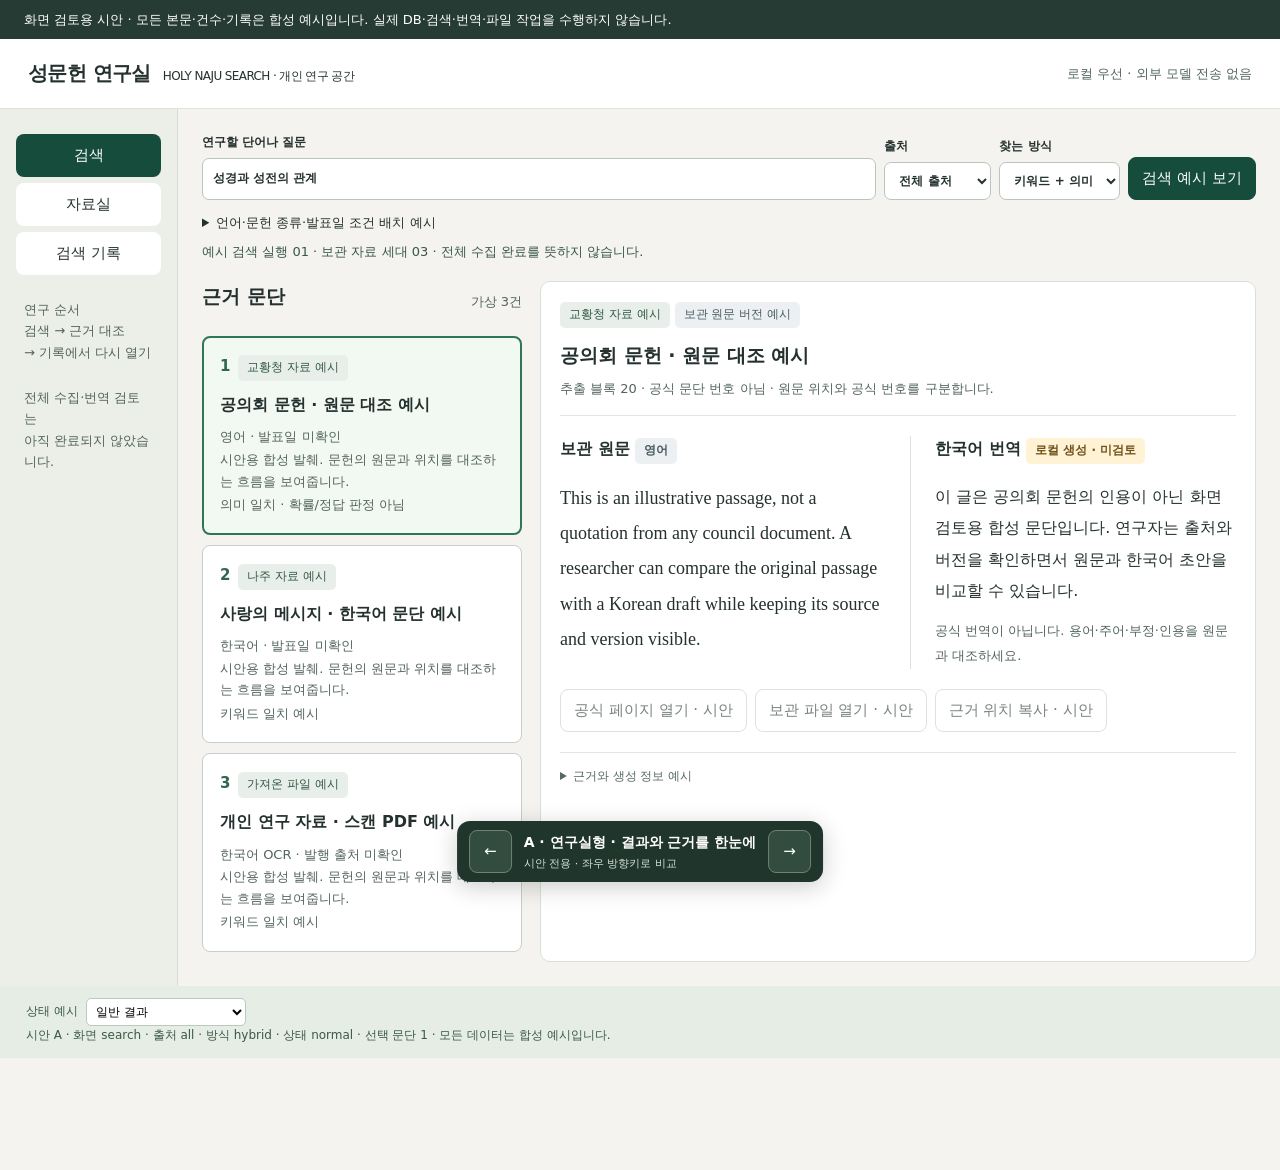
<file: docs/ui-prototype.html>
<!-- 검색·근거 대조 화면 3안을 비교하는 폐기 가능한 UI 시안이며 실제 자료를 사용하지 않는다. -->
<!doctype html>
<html lang="ko">
<meta charset="utf-8">
<meta name="viewport" content="width=device-width,initial-scale=1">
<meta http-equiv="Content-Security-Policy" content="default-src 'none'; script-src 'unsafe-inline'; style-src 'unsafe-inline'; connect-src 'none'; form-action 'none'; base-uri 'none'">
<title>성문헌 연구실 · 화면 검토 시안</title>
<style>
*{box-sizing:border-box}body{margin:0;background:#f4f3ef;color:#24312f;font:15px/1.65 'Malgun Gothic',system-ui,sans-serif;padding-bottom:112px}button,input,select{font:inherit}button,a,input,select{outline-offset:4px}button{cursor:pointer;border:1px solid #c7cfca;border-radius:8px;padding:8px 13px;background:#fff;color:inherit}button:hover{background:#eaf1ed}button[aria-current],button[aria-pressed=true]{background:#164c3b;color:white;border-color:#164c3b}button:disabled{cursor:not-allowed;opacity:.6}a{color:#215c47}h1,h2,h3,p{margin:0}h1{font-size:26px;letter-spacing:-1px}h2{font-size:19px;margin-bottom:10px}h3{font-size:16px}small,.muted{color:#52645d;font-size:13px}.prototype-note{background:#263b33;color:#fff;padding:9px 24px;font-size:13px}.topbar{background:#fff;border-bottom:1px solid #dce2dc;display:flex;align-items:center;justify-content:space-between;gap:20px;padding:18px 28px}.brand{font-size:20px;font-weight:800;letter-spacing:-.6px}.brand span{font-weight:400;font-size:12px;margin-left:12px}.nav{display:flex;gap:6px;flex-wrap:wrap}.nav button{border-color:transparent}.chip{display:inline-block;font-size:12px;padding:3px 9px;border-radius:5px;background:#e8efea;color:#315745;margin:0 5px 5px 0}.warning{background:#fff2d5;color:#71521b}.neutral{background:#edf0f2;color:#485c64}.notice{border:1px solid #e2c88c;background:#fff9ea;border-radius:8px;padding:12px 16px;font-size:13px;margin:14px 0}.status{font-size:13px;margin:8px 0 18px;color:#395747}.search-form{display:flex;gap:8px;align-items:flex-end;flex-wrap:wrap}.search-form label{display:grid;gap:5px;font-size:12px;font-weight:600}.search-form .query{flex:1;min-width:220px}.search-form input,.search-form select{border:1px solid #b9c6bd;background:#fff;border-radius:7px;padding:10px;min-width:0;width:100%;color:#24312f}.primary{background:#164c3b;color:#fff;border-color:#164c3b}.primary:hover{background:#22654f}.filters{margin-top:12px;display:flex;gap:12px;flex-wrap:wrap}.filters summary{cursor:pointer;font-size:13px}.filters label{display:inline-grid;font-size:12px;gap:4px;margin:8px 10px 0 0}.filters input,.filters select{padding:6px;border:1px solid #bac7be;border-radius:4px;background:white}.panel{background:#fff;border:1px solid #d9e0d9;border-radius:10px;padding:22px}.result{width:100%;text-align:left;padding:17px;margin:0 0 10px;background:white}.result.active{border:2px solid #307656;background:#f2f8f2;padding:16px}.result h3{margin:6px 0}.result p{font-size:13px;color:#53635d}.result .number{font-weight:700;color:#32664e;margin-right:8px}.results-meta{display:flex;justify-content:space-between;gap:10px;align-items:center;margin-bottom:14px}.reader-head{border-bottom:1px solid #e0e6e0;padding-bottom:16px;margin-bottom:20px}.reader-head h2{margin:7px 0}.parallel{display:grid;grid-template-columns:1fr 1fr;gap:24px}.parallel section+section{border-left:1px solid #dce3dc;padding-left:24px}.parallel p{font-size:16px;line-height:1.95;margin:12px 0}.parallel [lang=en]{font-family:Georgia,serif;font-size:18px}.actions{display:flex;gap:8px;flex-wrap:wrap;margin-top:20px}.evidence{margin-top:20px;padding-top:14px;border-top:1px solid #e0e6e0;font-size:12px;color:#55685d;overflow-wrap:anywhere}.scenario{display:flex;gap:8px;align-items:center;flex-wrap:wrap}.scenario label{font-size:12px}.scenario select{padding:5px;border:1px solid #bcc8bf;background:white;border-radius:5px}.page-title{margin-bottom:20px}.rows{display:grid;gap:12px}.row{border-bottom:1px solid #e0e5df;padding:14px 0;display:flex;justify-content:space-between;gap:20px;align-items:center}.row .actions{margin-top:8px}.shell-a{display:grid;grid-template-columns:178px minmax(0,1fr);min-height:calc(100vh - 200px)}.shell-a aside{padding:25px 16px;background:#ecefe8;border-right:1px solid #d5ddd4}.shell-a .nav{display:grid}.shell-a aside small{display:block;margin:24px 8px}.work-a{padding:24px;min-width:0}.split-a{display:grid;grid-template-columns:320px minmax(0,1fr);gap:18px}.split-a .panel{padding:19px}.portal{max-width:1120px;margin:auto;padding:38px 28px}.portal .hero{text-align:center;margin:5px 0 28px}.hero p{margin-top:8px}.portal .search-form{max-width:900px;margin:auto}.portal .search-form input{padding:16px}.portal .reader{margin-top:22px}.portal .result{border-radius:0;border-width:0 0 1px;padding:20px 4px}.portal .result.active{background:transparent;border-bottom:2px solid #307656}.reading-bar{padding:15px 28px;background:#fafbf8;border-bottom:1px solid #d7dfd7}.reading-shell{display:grid;grid-template-columns:minmax(0,1fr) 290px;gap:32px;padding:30px;max-width:1460px;margin:auto}.reading-shell .reader{padding:30px 38px}.reading-shell .reader h2{font-family:Georgia,'Malgun Gothic',serif;font-size:25px}.reading-shell .reader .parallel{gap:30px}.reading-shell .reader .parallel p{font-size:17px;line-height:2.1}.reading-shell .results{order:2}.simple{max-width:1120px;margin:30px auto;padding:25px}.switcher{position:fixed;bottom:18px;left:50%;transform:translateX(-50%);z-index:10;background:#20352c;color:#fff;padding:9px 12px;border-radius:13px;box-shadow:0 5px 24px #0003;display:flex;gap:12px;align-items:center;max-width:calc(100% - 24px)}.switcher button{background:#334c40;color:#fff;border:1px solid #708276;padding:8px 14px}.switcher strong{font-size:14px}.switcher small{color:#d6e2d5;display:block;font-size:11px;white-space:nowrap}.state{margin:0;padding:12px 26px;background:#e6ede4;color:#3b5846;font-size:12px;overflow-wrap:anywhere}.skip{position:absolute;top:-60px;left:12px;background:white;padding:10px;z-index:20}.skip:focus{top:10px}
.result[aria-pressed=true]{color:#24312f}
@media(max-width:1100px){.shell-a{grid-template-columns:145px minmax(0,1fr)}.split-a{grid-template-columns:250px minmax(0,1fr)}.parallel{grid-template-columns:1fr}.parallel section+section{border-left:0;border-top:1px solid #dce3dc;padding:18px 0 0}.reading-shell{grid-template-columns:minmax(0,1fr) 250px;gap:16px;padding:20px}.reading-shell .reader{padding:24px}}
@media(max-width:760px){.topbar{padding:16px;align-items:flex-start;flex-direction:column;gap:12px}.brand span{display:block;margin:0}.shell-a{display:block}.shell-a aside{padding:12px;border-right:0}.shell-a .nav{display:flex}.shell-a aside small{display:none}.work-a,.portal{padding:18px}.split-a{grid-template-columns:1fr}.reading-shell{display:flex;flex-direction:column;padding:16px}.reading-shell .results{order:0}.reading-shell .reader{padding:20px}.reading-bar{padding:16px}.row{flex-direction:column;align-items:flex-start;gap:5px}.scenario{gap:6px}.switcher{width:calc(100% - 24px);justify-content:space-between}.prototype-note{padding:8px 16px}.simple{margin:16px;padding:18px}.search-form .query{min-width:100%}.state{padding:10px 16px}}
</style>
<a href="#main" class="skip">본문으로 이동</a>
<div class="prototype-note">화면 검토용 시안 · 모든 본문·건수·기록은 합성 예시입니다. 실제 DB·검색·번역·파일 작업을 수행하지 않습니다.</div>
<div id="app"></div>
<div class="switcher" aria-label="화면 배치 비교">
  <button id="previous" aria-label="이전 화면안">←</button>
  <div><strong id="variant-label"></strong><small>시안 전용 · 좌우 방향키로 비교</small></div>
  <button id="next" aria-label="다음 화면안">→</button>
</div>
<script>
// 화면 배치와 합성 예시 상태를 메모리에서만 바꾸며 외부 요청이나 저장을 하지 않는다.
const variants = {A:'연구실형 · 결과와 근거를 한눈에',B:'검색 포털형 · 질문부터 시작',C:'문헌 읽기형 · 원문 대조에 집중'};
const params = new URLSearchParams(location.search);
let variant = Object.hasOwn(variants, params.get('variant')) ? params.get('variant') : 'A';
let screen = 'search', query = '성경과 성전의 관계', source = 'all', mode = 'hybrid', scenario = 'normal', selected = 0;
let message = '예시 검색 실행 01 · 보관 자료 세대 03 · 전체 수집 완료를 뜻하지 않습니다.';
const samples = [
  {source:'vatican',label:'교황청 자료 예시',title:'공의회 문헌 · 원문 대조 예시',language:'영어',date:'발표일 미확인',locator:'추출 블록 20 · 공식 문단 번호 아님'},
  {source:'naju',label:'나주 자료 예시',title:'사랑의 메시지 · 한국어 문단 예시',language:'한국어',date:'발표일 미확인',locator:'추출 블록 5 · 공식 문단 번호 아님'},
  {source:'user_import',label:'가져온 파일 예시',title:'개인 연구 자료 · 스캔 PDF 예시',language:'한국어 OCR',date:'발행 출처 미확인',locator:'PDF 3쪽 · OCR 미검토'}
];
const escape = text => text.replace(/[&<>"']/g, c => ({'&':'&amp;','<':'&lt;','>':'&gt;','"':'&quot;',"'":'&#39;'}[c]));
function nav(){return `<nav class="nav" aria-label="주 메뉴">${[['search','검색'],['library','자료실'],['history','검색 기록']].map(([key,label])=>`<button data-screen="${key}" ${screen===key?'aria-current="page"':''}>${label}</button>`).join('')}</nav>`;}
function header(sidebar=false){return `<header class="topbar"><div class="brand">성문헌 연구실<span>HOLY NAJU SEARCH · 개인 연구 공간</span></div>${sidebar?'<small>로컬 우선 · 외부 모델 전송 없음</small>':nav()}</header>`;}
function searchForm(){return `<form class="search-form" id="search-form"><label class="query">연구할 단어나 질문<input name="query" value="${escape(query)}" maxlength="500" required></label><label>출처<select name="source">${[['all','전체 출처'],['vatican','교황청'],['naju','나주'],['user_import','가져온 파일']].map(([key,label])=>`<option value="${key}" ${source===key?'selected':''}>${label}</option>`).join('')}</select></label><label>찾는 방식<select name="mode">${[['hybrid','키워드 + 의미'],['keyword','키워드'],['phrase','정확한 구절']].map(([key,label])=>`<option value="${key}" ${mode===key?'selected':''}>${label}</option>`).join('')}</select></label><button class="primary" type="submit">검색 예시 보기</button></form><details class="filters"><summary>언어·문헌 종류·발표일 조건 배치 예시</summary><p class="muted">아래 조건은 배치 검토용으로 비활성화되어 있습니다.</p><label>언어<select disabled><option>전체 언어</option></select></label><label>문헌 종류<select disabled><option>교리서·공의회·회칙</option></select></label><label>발표일부터<input type="date" disabled></label><label>발표일까지<input type="date" disabled></label></details>`;}
function scenarioBar(){return `<div class="scenario"><label for="scenario">상태 예시</label><select id="scenario">${[['normal','일반 결과'],['reused','저장 결과 재사용'],['fallback','모델 꺼짐 · 키워드 대체'],['translation-failed','번역 실패'],['empty','결과 없음'],['search-failed','검색 실패']].map(([key,label])=>`<option value="${key}" ${scenario===key?'selected':''}>${label}</option>`).join('')}</select></div>`;}
function status(){let text={normal:message,reused:'예시 · 저장 결과를 재사용했습니다. 최초 검색 10:00 / 이번 열기 10:05. 당시 원문 버전을 유지합니다.',fallback:'예시 · 의미 모델을 사용할 수 없어 키워드 검색으로 대체했습니다. 외국어 검색 결과가 줄어들 수 있습니다.','translation-failed':'예시 · 번역에 실패했습니다. 원문은 계속 읽을 수 있고 실패 결과는 정상 번역으로 재사용하지 않습니다.',empty:'예시 · 이 조건에서 찾은 결과가 없습니다. 검색 자체는 정상 완료했습니다.','search-failed':'예시 · 검색을 완료하지 못했습니다. 결과 없음과 다르며 성공 기록으로 저장하지 않습니다.'}[scenario];return `<div role="status" class="${['fallback','translation-failed','search-failed'].includes(scenario)?'notice':'status'}">${text}</div>`;}
function results(){const rows=samples.map((sample,id)=>({...sample,id})).filter(s=>source==='all'||source===s.source);return `<section class="results" aria-label="검색 결과"><div class="results-meta"><h2>근거 문단</h2><small>가상 ${['empty','search-failed'].includes(scenario)?0:rows.length}건</small></div>${['empty','search-failed'].includes(scenario)?'<p class="muted">표시할 결과가 없습니다.</p>':rows.map(s=>`<button class="result ${selected===s.id?'active':''}" data-result="${s.id}" aria-pressed="${selected===s.id}"><span class="number">${s.id+1}</span><span class="chip">${s.label}</span><h3>${s.title}</h3><small>${s.language} · ${s.date}</small><p>시안용 합성 발췌. 문헌의 원문과 위치를 대조하는 흐름을 보여줍니다.</p><small>${s.source==='vatican'?'의미 일치 · 확률/정답 판정 아님':'키워드 일치 예시'}</small></button>`).join('')}</section>`;}
function reader(){if(['empty','search-failed'].includes(scenario))return '<section class="reader panel"><h2>근거 대조</h2><p class="muted">결과를 선택하면 원문과 대응 번역을 여기에 표시합니다.</p></section>';const sample=samples[selected];return `<article class="reader panel" aria-label="선택한 근거 대조"><div class="reader-head"><span class="chip">${sample.label}</span><span class="chip neutral">보관 원문 버전 예시</span><h2>${sample.title}</h2><p class="muted">${sample.locator} · 원문 위치와 공식 번호를 구분합니다.</p></div><div class="parallel"><section><h3>보관 원문 <span class="chip neutral">${sample.language}</span></h3>${selected===0?'<p lang="en">This is an illustrative passage, not a quotation from any council document. A researcher can compare the original passage with a Korean draft while keeping its source and version visible.</p>':'<p>시안용으로 작성한 합성 문장입니다. 실제 나주 메시지나 가져온 문서의 인용문이 아닙니다. 원문 위치와 보관 버전을 확인하는 읽기 흐름을 보여줍니다.</p>'}</section><section><h3>${selected===0?'한국어 번역':'한국어 원문'} <span class="chip warning">${selected===0?'로컬 생성 · 미검토':selected===2?'OCR 미검토':'원문 · 번역 아님'}</span></h3>${scenario==='translation-failed'&&selected===0?'<div class="notice"><strong>번역 실패 예시</strong><p>제3언어 혼입으로 출력을 거부했습니다. 생성 실패를 빈 번역이나 검토된 번역으로 표시하지 않습니다.</p><button data-action="retry">재시도 상태 예시</button></div>':`<p>${selected===0?'이 글은 공의회 문헌의 인용이 아닌 화면 검토용 합성 문단입니다. 연구자는 출처와 버전을 확인하면서 원문과 한국어 초안을 비교할 수 있습니다.':'원문이 한국어이므로 별도 모델 번역을 만들지 않습니다. OCR 문서는 원본 페이지와 대조가 필요합니다.'}</p>${selected===0?'<small>공식 번역이 아닙니다. 용어·주어·부정·인용을 원문과 대조하세요.</small>':''}`}</section></div><div class="actions"><button disabled>공식 페이지 열기 · 시안</button><button disabled>보관 파일 열기 · 시안</button><button disabled>근거 위치 복사 · 시안</button></div><details class="evidence"><summary>근거와 생성 정보 예시</summary><p>문헌판 demo-edition · 원문 demo-version-03 · 문단 demo-passage-${selected+1}<br>번역 demo-translation · 모델/프롬프트 버전 표시 위치 · 사람 승인 없음<br>모든 ID는 가상이며 실제 URL이나 파일에 연결하지 않았습니다.</p></details></article>`;}
function historyView(){return `<div class="page-title"><h1>검색 기록</h1><p class="muted">당시 결과 열기와 현재 보관 자료로 다시 검색하기를 구분합니다.</p></div><div class="panel rows">${['성경과 성전의 관계','성체와 교회의 일치','기도와 봉헌'].map((q,i)=>`<section class="row"><div><span class="chip neutral">합성 기록 ${i+1}</span><h3>${q}</h3><small>예시 10:${10-i}0 · 전체 출처 · 자료 세대 03 · 원문 버전 보존</small></div><div class="actions"><button data-history="${i}">당시 결과 열기</button><button data-latest="${i}">현재 보관 자료로 재검색</button></div></section>`).join('')}</div><div class="notice">재검색은 웹사이트 재수집이 아닙니다. 실제 UI에서는 당시 질의·필터·모델과 검색 시각을 함께 보여줍니다.</div>`;}
function libraryView(){return `<div class="page-title"><h1>자료실</h1><p class="muted">아래는 수집/가져오기 상태를 설명하기 위한 가상 문헌 목록입니다.</p></div><button disabled>PDF·TXT·HTML·DOCX 파일 가져오기 · 시안</button><div class="panel rows" style="margin-top:18px">${samples.map((s,i)=>`<section class="row"><div><span class="chip">${s.label}</span><h3>${s.title}</h3><small>${s.language} · ${s.date}</small></div><div><span class="chip ${i===2?'warning':'neutral'}">${i===2?'부분 추출 · OCR 확인 필요':'샘플 보관 · 전체 수집 아님'}</span><button data-library="${i}">문헌 예시 열기</button></div></section>`).join('')}</div><div class="notice">교황청/나주라는 출처 분류는 동일한 권위나 교회 승인 상태를 뜻하지 않습니다. 가져온 파일은 발행 출처와 가져온 경로를 따로 보여줍니다. 공의회별 미확보·실패 자료도 전체 목록에서 구분할 예정입니다.</div>`;}
function VariantA(){return `${header(true)}<div class="shell-a"><aside>${nav()}<small>연구 순서<br>검색 → 근거 대조<br>→ 기록에서 다시 열기</small><small>전체 수집·번역 검토는<br>아직 완료되지 않았습니다.</small></aside><main id="main" class="work-a">${screen==='search'?`${searchForm()}${status()}<div class="split-a">${results()}${reader()}</div>`:screen==='history'?historyView():libraryView()}</main></div>`;}
function VariantB(){return `${header()}<main id="main" class="portal">${screen==='search'?`<div class="hero"><span class="chip">근거부터 확인하는 검색</span><h1>어떤 문헌을 찾고 계신가요?</h1><p class="muted">교황청 문헌 · 나주 사랑의 메시지 · 가져온 자료</p></div>${searchForm()}${status()}${results()}${reader()}`:screen==='history'?historyView():libraryView()}</main>`;}
function VariantC(){return `${header()}${screen==='search'?`<div class="reading-bar">${searchForm()}</div>${`<main id="main" class="reading-shell"><div>${status()}${reader()}</div>${results()}</main>`}`:`<main id="main" class="simple">${screen==='history'?historyView():libraryView()}</main>`}`;}
function render(){document.getElementById('app').innerHTML=({A:VariantA,B:VariantB,C:VariantC}[variant])()+`<footer class="state">${scenarioBar()}<p id="state-text">시안 ${variant} · 화면 ${screen} · 출처 ${source} · 방식 ${mode} · 상태 ${scenario} · 선택 문단 ${selected+1} · 모든 데이터는 합성 예시입니다.</p></footer>`;document.getElementById('variant-label').textContent=variant+' · '+variants[variant];document.body.dataset.variant=variant;}
function switchVariant(offset){variant='ABC'[('ABC'.indexOf(variant)+offset+3)%3];const url=new URL(location.href);url.searchParams.set('variant',variant);history.replaceState(null,'',url);render();}
document.getElementById('previous').onclick=()=>switchVariant(-1);
document.getElementById('next').onclick=()=>switchVariant(1);
document.addEventListener('keydown',event=>{if(event.target.closest('input,textarea,select,button,[contenteditable]'))return;if(['ArrowLeft','ArrowRight'].includes(event.key)){event.preventDefault();switchVariant(event.key==='ArrowLeft'?-1:1);}});
document.addEventListener('click',event=>{const button=event.target.closest('button');if(!button)return;let focusReader=false;if(button.dataset.screen){screen=button.dataset.screen;render();}else if(button.dataset.result!==undefined){selected=Number(button.dataset.result);focusReader=true;render();}else if(button.dataset.history!==undefined||button.dataset.latest!==undefined){const old=button.dataset.history!==undefined;query=['성경과 성전의 관계','성체와 교회의 일치','기도와 봉헌'][Number(old?button.dataset.history:button.dataset.latest)];screen='search';source='all';selected=0;scenario=old?'reused':'normal';message=old?'': '예시 · 현재 보관 자료로 새로 검색했습니다. 웹사이트를 재수집하지 않았습니다.';render();}else if(button.dataset.library!==undefined){selected=Number(button.dataset.library);source=samples[selected].source;screen='search';scenario='normal';render();focusReader=true;}else if(button.dataset.action==='retry'){scenario='normal';message='예시 · 재시도 화면으로 전환했습니다. 실제 번역 모델을 호출하지 않았습니다.';render();}if(focusReader){const reader=document.querySelector('.reader');reader.tabIndex=-1;reader.focus({preventScroll:true});}});
document.addEventListener('submit',event=>{if(event.target.id!=='search-form')return;event.preventDefault();const data=new FormData(event.target);query=String(data.get('query')).trim();source=data.get('source');mode=data.get('mode');selected=source==='all'?0:samples.findIndex(s=>s.source===source);scenario='normal';message='검색 UI 예시만 갱신했습니다. 입력 질문과 무관하게 합성 문단을 표시하며 실제 검색이 아닙니다.';render();});
document.addEventListener('change',event=>{if(event.target.id==='scenario'){scenario=event.target.value;render();}});
render();
</script>
</html>
</file>
